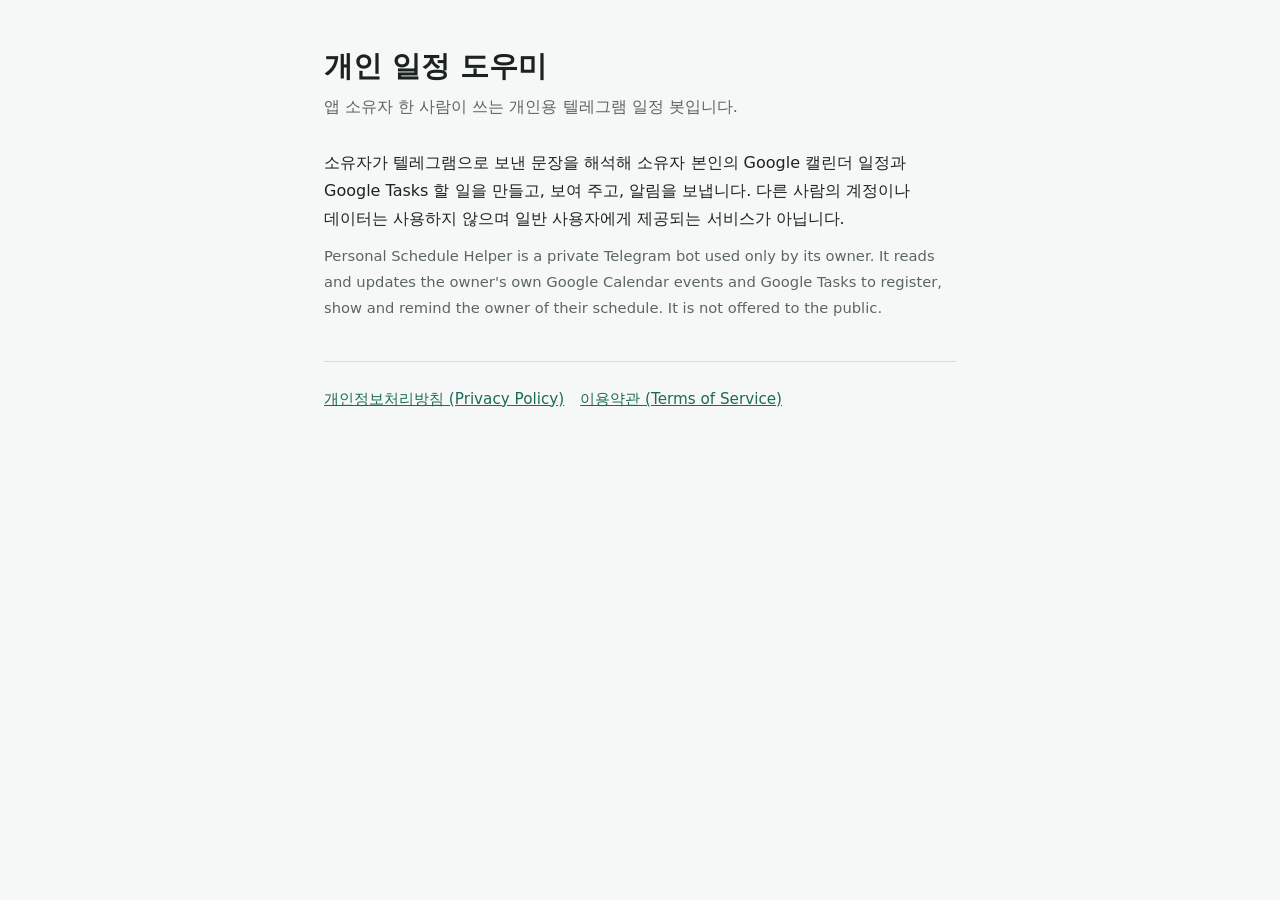
<file: index.html>
<!doctype html>
<html lang="ko">
<head>
<meta charset="utf-8">
<meta name="viewport" content="width=device-width, initial-scale=1">
<title>개인 일정 도우미</title>
<link rel="stylesheet" href="style.css">
</head>
<body>
<main>
<h1>개인 일정 도우미</h1>
<p class="sub">앱 소유자 한 사람이 쓰는 개인용 텔레그램 일정 봇입니다.</p>
<p>소유자가 텔레그램으로 보낸 문장을 해석해 소유자 본인의 Google 캘린더 일정과 Google Tasks 할 일을 만들고, 보여 주고, 알림을 보냅니다. 다른 사람의 계정이나 데이터는 사용하지 않으며 일반 사용자에게 제공되는 서비스가 아닙니다.</p>
<p class="en">Personal Schedule Helper is a private Telegram bot used only by its owner. It reads and updates the owner's own Google Calendar events and Google Tasks to register, show and remind the owner of their schedule. It is not offered to the public.</p>
<nav><a href="privacy.html">개인정보처리방침 (Privacy Policy)</a><a href="terms.html">이용약관 (Terms of Service)</a></nav>
</main>
</body>
</html>
</file>
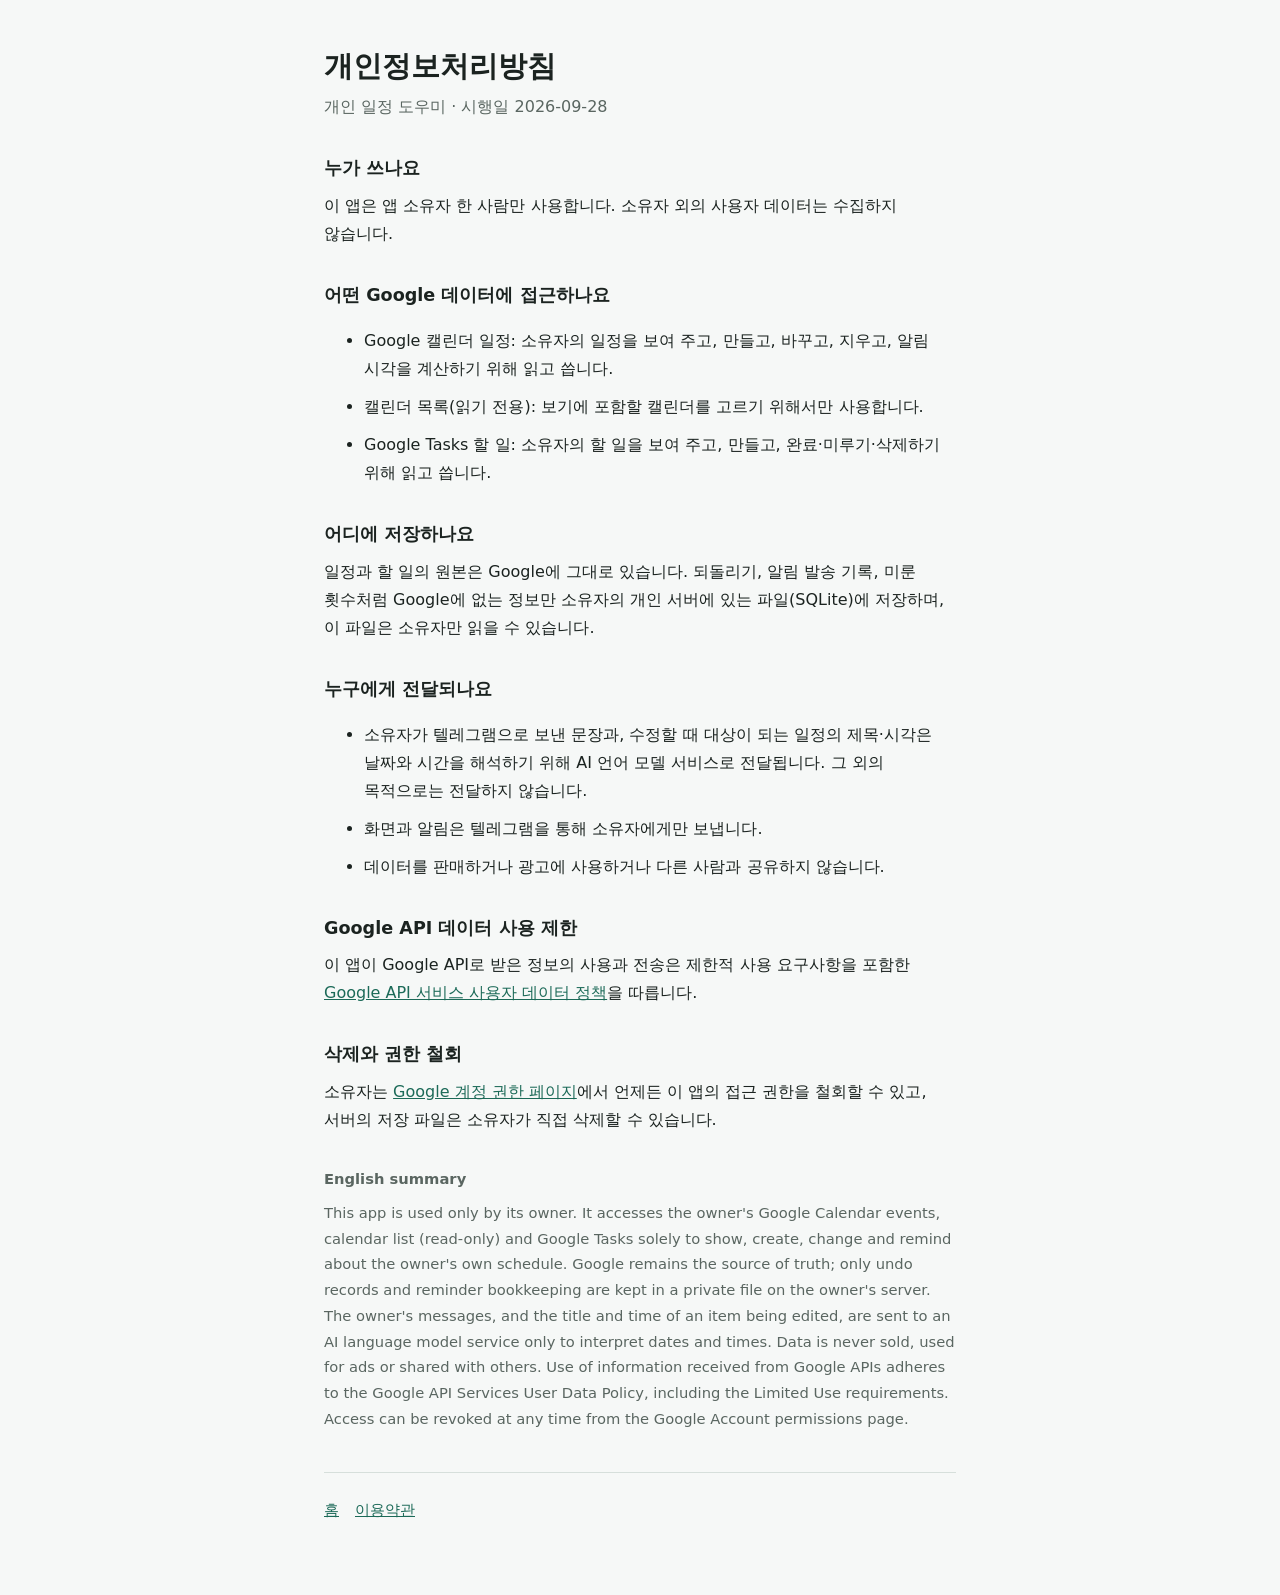
<file: privacy.html>
<!doctype html>
<html lang="ko">
<head>
<meta charset="utf-8">
<meta name="viewport" content="width=device-width, initial-scale=1">
<title>개인정보처리방침 · 개인 일정 도우미</title>
<link rel="stylesheet" href="style.css">
</head>
<body>
<main>
<h1>개인정보처리방침</h1>
<p class="sub">개인 일정 도우미 · 시행일 2026-09-28</p>

<h2>누가 쓰나요</h2>
<p>이 앱은 앱 소유자 한 사람만 사용합니다. 소유자 외의 사용자 데이터는 수집하지 않습니다.</p>

<h2>어떤 Google 데이터에 접근하나요</h2>
<ul>
<li>Google 캘린더 일정: 소유자의 일정을 보여 주고, 만들고, 바꾸고, 지우고, 알림 시각을 계산하기 위해 읽고 씁니다.</li>
<li>캘린더 목록(읽기 전용): 보기에 포함할 캘린더를 고르기 위해서만 사용합니다.</li>
<li>Google Tasks 할 일: 소유자의 할 일을 보여 주고, 만들고, 완료·미루기·삭제하기 위해 읽고 씁니다.</li>
</ul>

<h2>어디에 저장하나요</h2>
<p>일정과 할 일의 원본은 Google에 그대로 있습니다. 되돌리기, 알림 발송 기록, 미룬 횟수처럼 Google에 없는 정보만 소유자의 개인 서버에 있는 파일(SQLite)에 저장하며, 이 파일은 소유자만 읽을 수 있습니다.</p>

<h2>누구에게 전달되나요</h2>
<ul>
<li>소유자가 텔레그램으로 보낸 문장과, 수정할 때 대상이 되는 일정의 제목·시각은 날짜와 시간을 해석하기 위해 AI 언어 모델 서비스로 전달됩니다. 그 외의 목적으로는 전달하지 않습니다.</li>
<li>화면과 알림은 텔레그램을 통해 소유자에게만 보냅니다.</li>
<li>데이터를 판매하거나 광고에 사용하거나 다른 사람과 공유하지 않습니다.</li>
</ul>

<h2>Google API 데이터 사용 제한</h2>
<p>이 앱이 Google API로 받은 정보의 사용과 전송은 제한적 사용 요구사항을 포함한 <a href="https://developers.google.com/terms/api-services-user-data-policy">Google API 서비스 사용자 데이터 정책</a>을 따릅니다.</p>

<h2>삭제와 권한 철회</h2>
<p>소유자는 <a href="https://myaccount.google.com/permissions">Google 계정 권한 페이지</a>에서 언제든 이 앱의 접근 권한을 철회할 수 있고, 서버의 저장 파일은 소유자가 직접 삭제할 수 있습니다.</p>

<h2 class="en">English summary</h2>
<p class="en">This app is used only by its owner. It accesses the owner's Google Calendar events, calendar list (read-only) and Google Tasks solely to show, create, change and remind about the owner's own schedule. Google remains the source of truth; only undo records and reminder bookkeeping are kept in a private file on the owner's server. The owner's messages, and the title and time of an item being edited, are sent to an AI language model service only to interpret dates and times. Data is never sold, used for ads or shared with others. Use of information received from Google APIs adheres to the Google API Services User Data Policy, including the Limited Use requirements. Access can be revoked at any time from the Google Account permissions page.</p>

<nav><a href="index.html">홈</a><a href="terms.html">이용약관</a></nav>
</main>
</body>
</html>
</file>
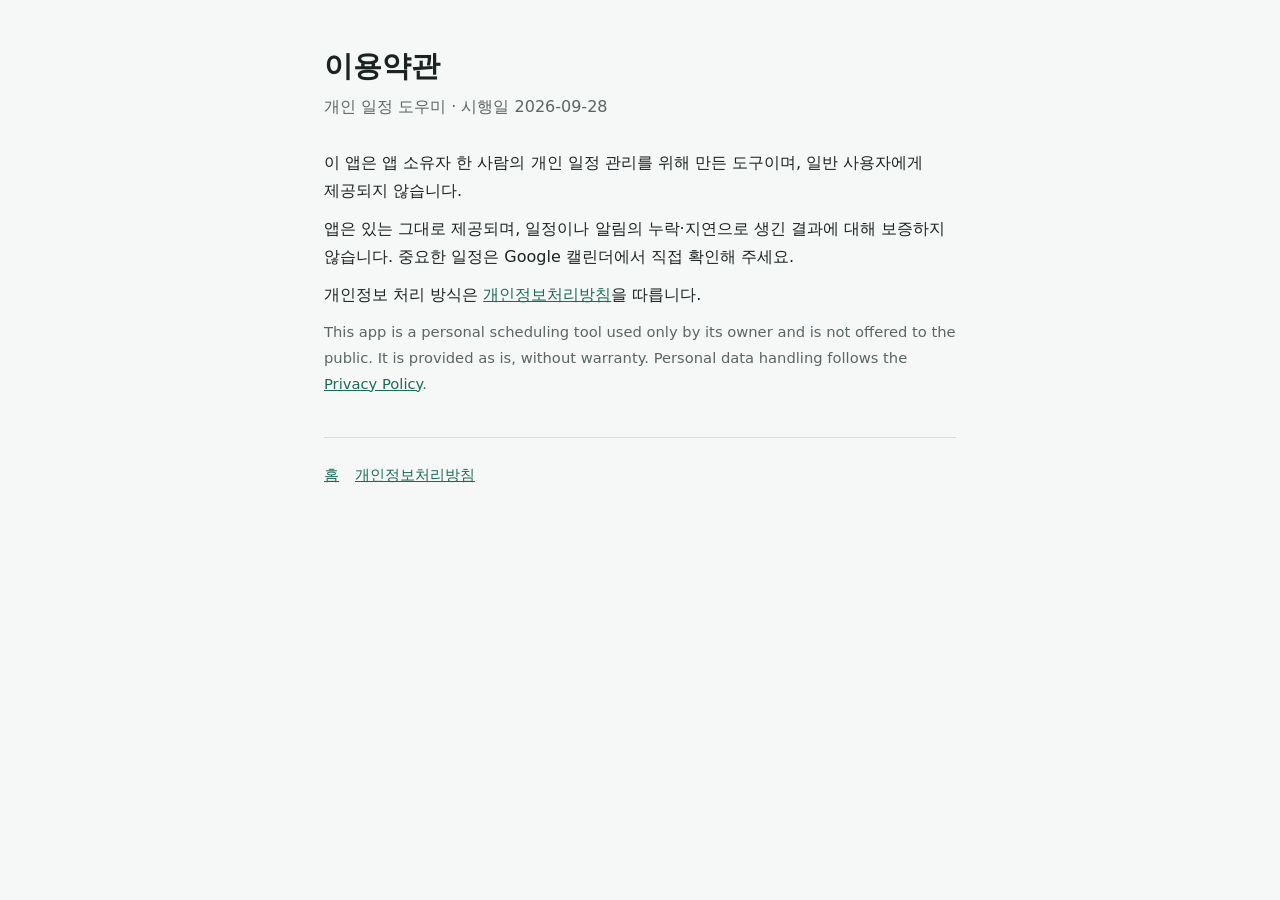
<file: terms.html>
<!doctype html>
<html lang="ko">
<head>
<meta charset="utf-8">
<meta name="viewport" content="width=device-width, initial-scale=1">
<title>이용약관 · 개인 일정 도우미</title>
<link rel="stylesheet" href="style.css">
</head>
<body>
<main>
<h1>이용약관</h1>
<p class="sub">개인 일정 도우미 · 시행일 2026-09-28</p>
<p>이 앱은 앱 소유자 한 사람의 개인 일정 관리를 위해 만든 도구이며, 일반 사용자에게 제공되지 않습니다.</p>
<p>앱은 있는 그대로 제공되며, 일정이나 알림의 누락·지연으로 생긴 결과에 대해 보증하지 않습니다. 중요한 일정은 Google 캘린더에서 직접 확인해 주세요.</p>
<p>개인정보 처리 방식은 <a href="privacy.html">개인정보처리방침</a>을 따릅니다.</p>
<p class="en">This app is a personal scheduling tool used only by its owner and is not offered to the public. It is provided as is, without warranty. Personal data handling follows the <a href="privacy.html">Privacy Policy</a>.</p>
<nav><a href="index.html">홈</a><a href="privacy.html">개인정보처리방침</a></nav>
</main>
</body>
</html>
</file>
<file: style.css>
:root { --ink:#1b2320; --muted:#5a6661; --line:#d6dfdb; --bg:#f6f8f7; --accent:#1c6a58; }
@media (prefers-color-scheme: dark) { :root { --ink:#e3eae7; --muted:#9aa8a2; --line:#2b3733; --bg:#111715; --accent:#5ec3a6; } }
* { box-sizing: border-box; }
body { margin:0; background:var(--bg); color:var(--ink); font-family:"Apple SD Gothic Neo","Noto Sans KR","Malgun Gothic",system-ui,sans-serif; line-height:1.75; word-break:keep-all; }
main { max-width:42rem; margin:0 auto; padding:48px 20px 72px; }
h1 { font-size:1.8rem; line-height:1.3; margin:0 0 8px; }
h2 { font-size:1.1rem; margin:32px 0 8px; }
p, li { margin:0 0 10px; }
.sub { color:var(--muted); margin-bottom:28px; }
nav { display:flex; gap:16px; flex-wrap:wrap; padding-top:24px; margin-top:40px; border-top:1px solid var(--line); font-size:.95rem; }
a { color:var(--accent); }
.en { color:var(--muted); font-size:.92rem; }
</file>
